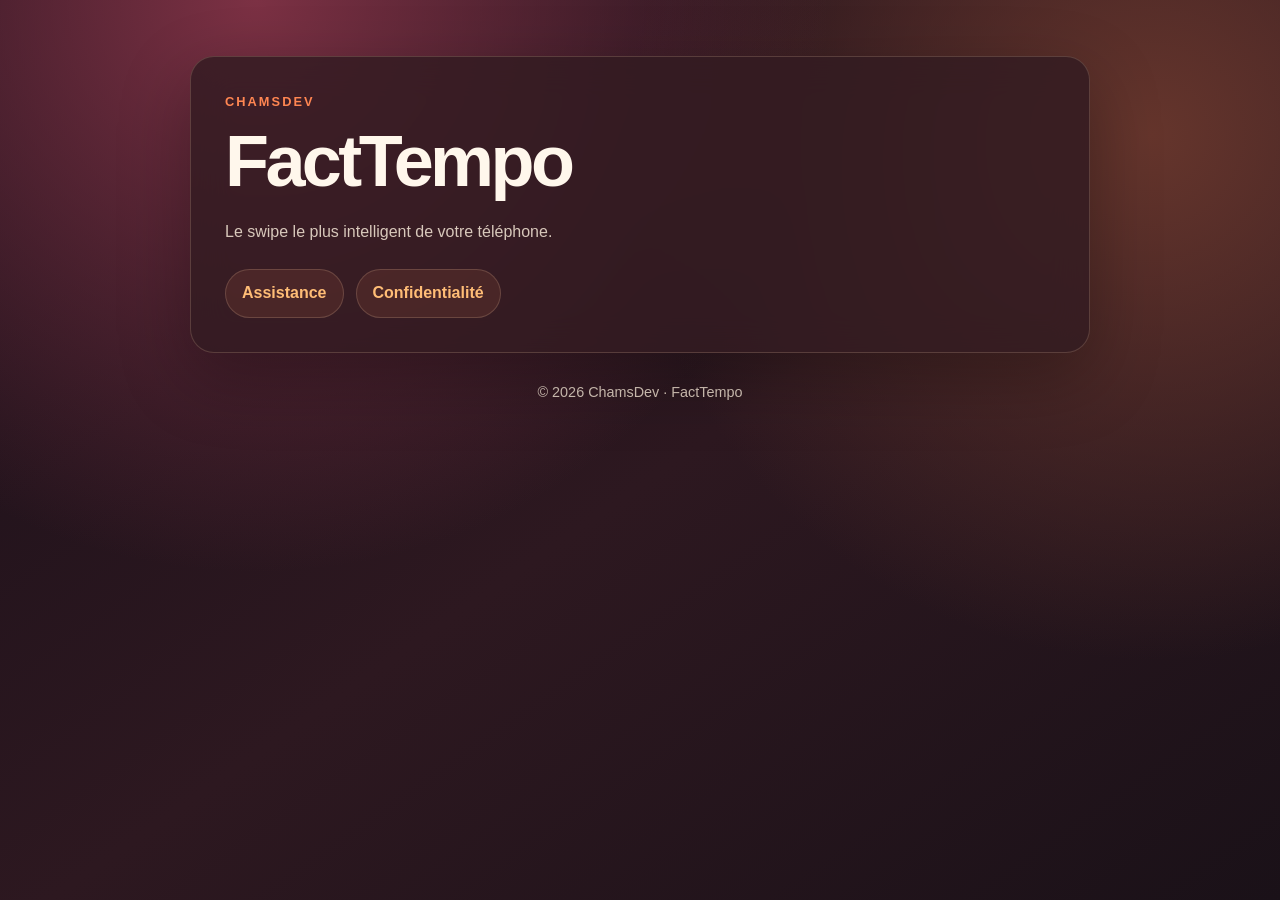
<file: index.html>
<!doctype html>
<html lang="fr">
  <head>
    <meta charset="utf-8">
    <meta name="viewport" content="width=device-width, initial-scale=1">
    <meta name="description" content="Assistance et confidentialité de FactTempo, le jeu de vrai ou faux par swipe.">
    <title>FactTempo — Assistance et confidentialité</title>
    <link rel="stylesheet" href="styles.css">
  </head>
  <body>
    <main>
      <header>
        <div class="eyebrow">ChamsDev</div>
        <h1>FactTempo</h1>
        <p>Le swipe le plus intelligent de votre téléphone.</p>
        <nav class="links" aria-label="Pages FactTempo">
          <a href="support.html">Assistance</a>
          <a href="privacy.html">Confidentialité</a>
        </nav>
      </header>
      <footer>© 2026 ChamsDev · FactTempo</footer>
    </main>
  </body>
</html>
</file>
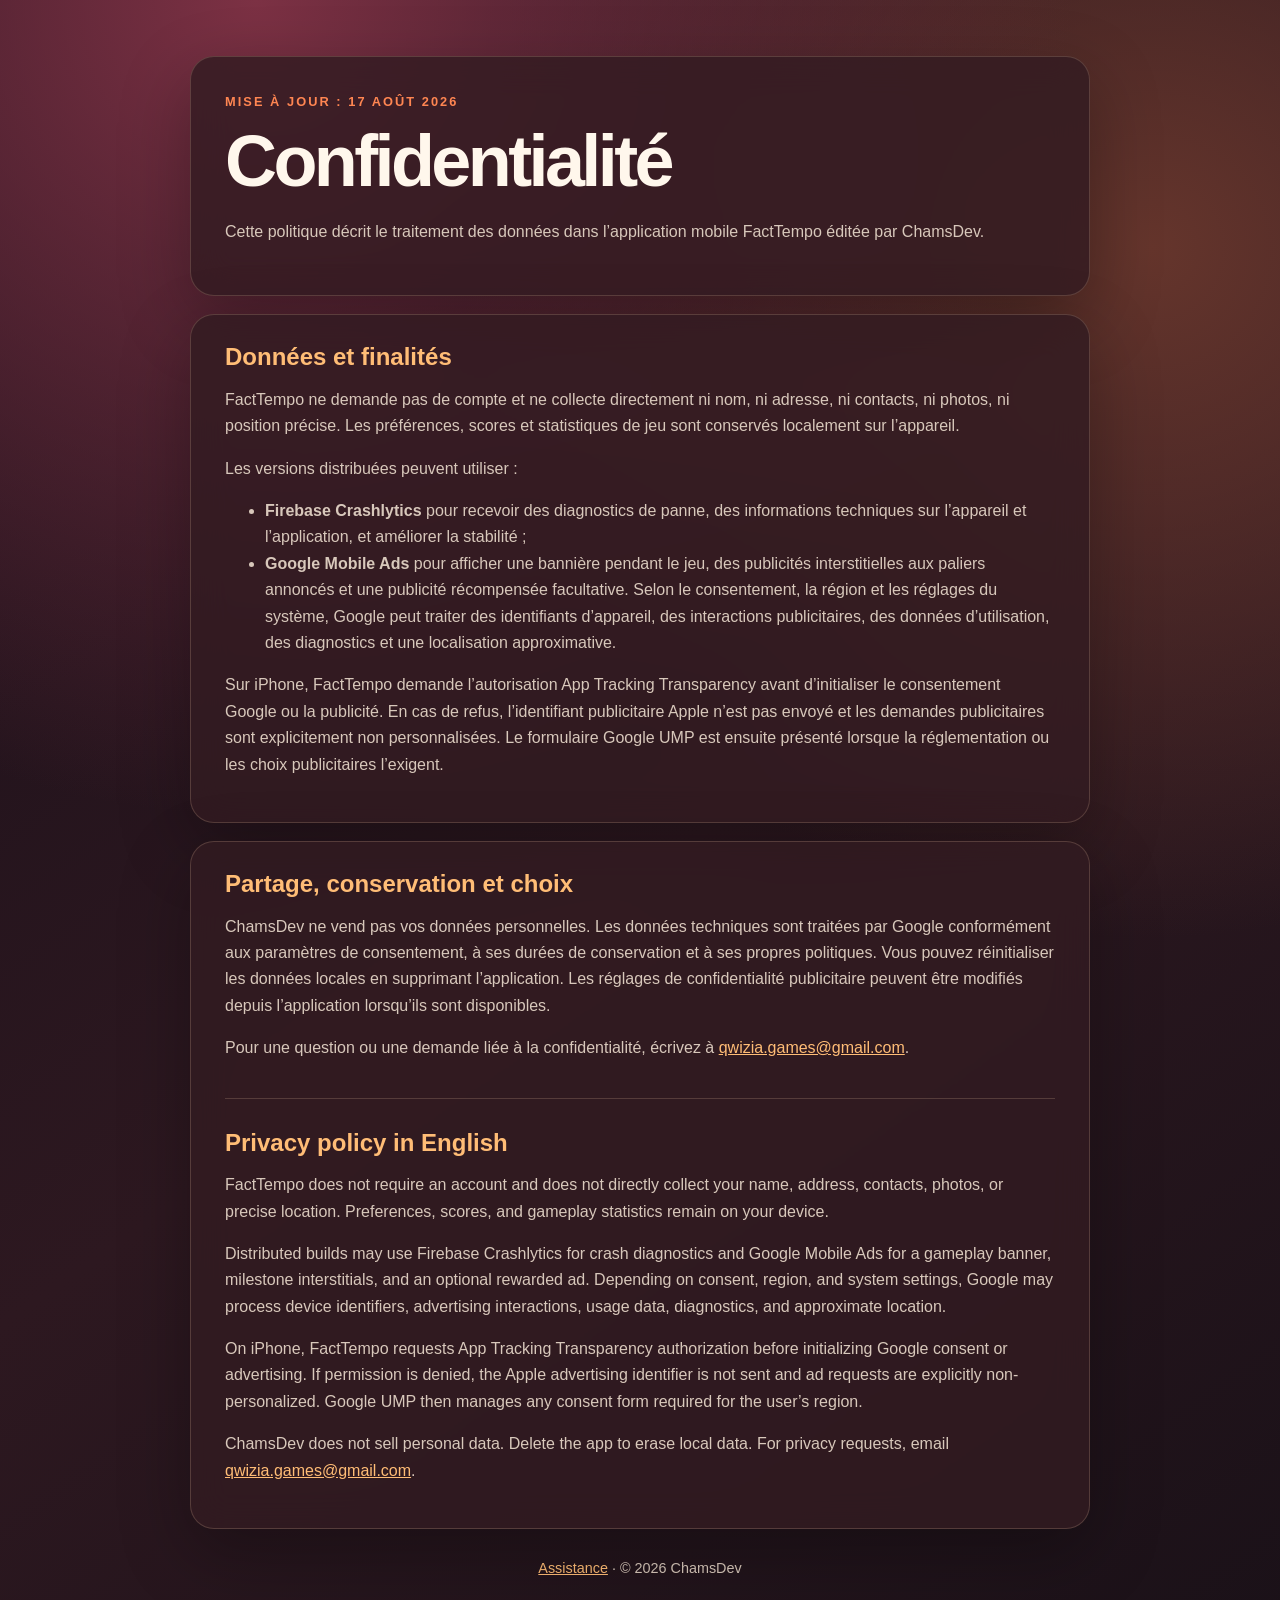
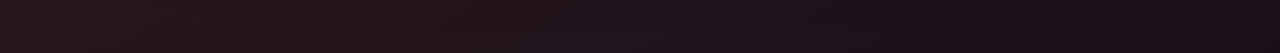
<file: privacy.html>
<!doctype html>
<html lang="fr">
  <head>
    <meta charset="utf-8">
    <meta name="viewport" content="width=device-width, initial-scale=1">
    <meta name="description" content="Politique de confidentialité officielle de FactTempo.">
    <title>Confidentialité FactTempo</title>
    <link rel="stylesheet" href="styles.css">
  </head>
  <body>
    <main>
      <header>
        <div class="eyebrow">Mise à jour : 17 août 2026</div>
        <h1>Confidentialité</h1>
        <p>Cette politique décrit le traitement des données dans l’application mobile FactTempo éditée par ChamsDev.</p>
      </header>

      <section>
        <h2>Données et finalités</h2>
        <p>FactTempo ne demande pas de compte et ne collecte directement ni nom, ni adresse, ni contacts, ni photos, ni position précise. Les préférences, scores et statistiques de jeu sont conservés localement sur l’appareil.</p>
        <p>Les versions distribuées peuvent utiliser :</p>
        <ul>
          <li><strong>Firebase Crashlytics</strong> pour recevoir des diagnostics de panne, des informations techniques sur l’appareil et l’application, et améliorer la stabilité ;</li>
          <li><strong>Google Mobile Ads</strong> pour afficher une bannière pendant le jeu, des publicités interstitielles aux paliers annoncés et une publicité récompensée facultative. Selon le consentement, la région et les réglages du système, Google peut traiter des identifiants d’appareil, des interactions publicitaires, des données d’utilisation, des diagnostics et une localisation approximative.</li>
        </ul>
        <p>Sur iPhone, FactTempo demande l’autorisation App Tracking Transparency avant d’initialiser le consentement Google ou la publicité. En cas de refus, l’identifiant publicitaire Apple n’est pas envoyé et les demandes publicitaires sont explicitement non personnalisées. Le formulaire Google UMP est ensuite présenté lorsque la réglementation ou les choix publicitaires l’exigent.</p>
      </section>

      <section>
        <h2>Partage, conservation et choix</h2>
        <p>ChamsDev ne vend pas vos données personnelles. Les données techniques sont traitées par Google conformément aux paramètres de consentement, à ses durées de conservation et à ses propres politiques. Vous pouvez réinitialiser les données locales en supprimant l’application. Les réglages de confidentialité publicitaire peuvent être modifiés depuis l’application lorsqu’ils sont disponibles.</p>
        <p>Pour une question ou une demande liée à la confidentialité, écrivez à <a href="mailto:qwizia.games@gmail.com?subject=Confidentialit%C3%A9%20FactTempo">qwizia.games@gmail.com</a>.</p>

        <div class="language" lang="en">
          <h2>Privacy policy in English</h2>
          <p>FactTempo does not require an account and does not directly collect your name, address, contacts, photos, or precise location. Preferences, scores, and gameplay statistics remain on your device.</p>
          <p>Distributed builds may use Firebase Crashlytics for crash diagnostics and Google Mobile Ads for a gameplay banner, milestone interstitials, and an optional rewarded ad. Depending on consent, region, and system settings, Google may process device identifiers, advertising interactions, usage data, diagnostics, and approximate location.</p>
          <p>On iPhone, FactTempo requests App Tracking Transparency authorization before initializing Google consent or advertising. If permission is denied, the Apple advertising identifier is not sent and ad requests are explicitly non-personalized. Google UMP then manages any consent form required for the user’s region.</p>
          <p>ChamsDev does not sell personal data. Delete the app to erase local data. For privacy requests, email <a href="mailto:qwizia.games@gmail.com?subject=FactTempo%20Privacy">qwizia.games@gmail.com</a>.</p>
        </div>
      </section>
      <footer><a href="support.html">Assistance</a> · © 2026 ChamsDev</footer>
    </main>
  </body>
</html>
</file>
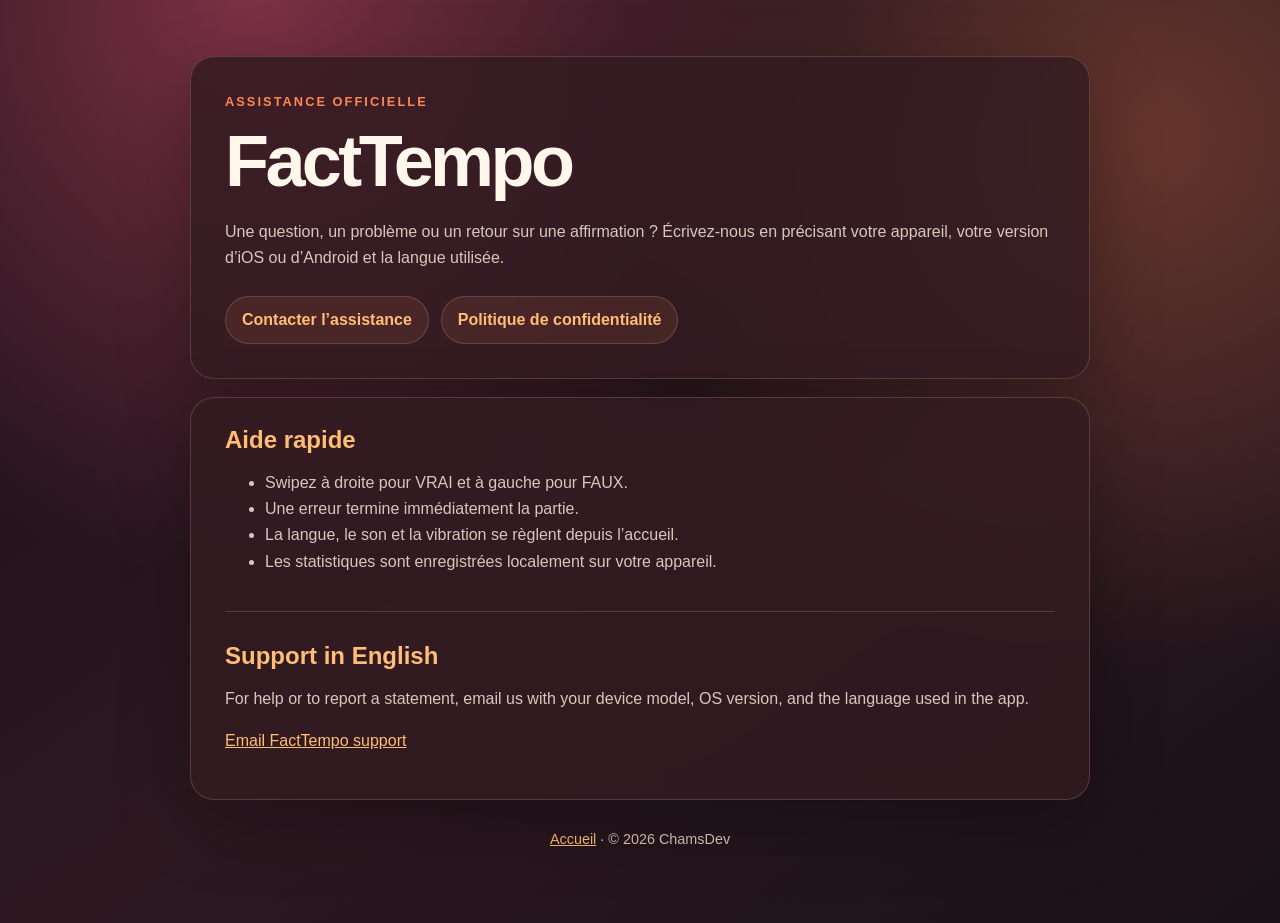
<file: support.html>
<!doctype html>
<html lang="fr">
  <head>
    <meta charset="utf-8">
    <meta name="viewport" content="width=device-width, initial-scale=1">
    <meta name="description" content="Assistance officielle de l’application FactTempo.">
    <title>Assistance FactTempo</title>
    <link rel="stylesheet" href="styles.css">
  </head>
  <body>
    <main>
      <header>
        <div class="eyebrow">Assistance officielle</div>
        <h1>FactTempo</h1>
        <p>Une question, un problème ou un retour sur une affirmation ? Écrivez-nous en précisant votre appareil, votre version d’iOS ou d’Android et la langue utilisée.</p>
        <nav class="links" aria-label="Contact et confidentialité">
          <a href="mailto:qwizia.games@gmail.com?subject=Assistance%20FactTempo">Contacter l’assistance</a>
          <a href="privacy.html">Politique de confidentialité</a>
        </nav>
      </header>

      <section>
        <h2>Aide rapide</h2>
        <ul>
          <li>Swipez à droite pour VRAI et à gauche pour FAUX.</li>
          <li>Une erreur termine immédiatement la partie.</li>
          <li>La langue, le son et la vibration se règlent depuis l’accueil.</li>
          <li>Les statistiques sont enregistrées localement sur votre appareil.</li>
        </ul>

        <div class="language" lang="en">
          <h2>Support in English</h2>
          <p>For help or to report a statement, email us with your device model, OS version, and the language used in the app.</p>
          <p><a href="mailto:qwizia.games@gmail.com?subject=FactTempo%20Support">Email FactTempo support</a></p>
        </div>
      </section>
      <footer><a href="index.html">Accueil</a> · © 2026 ChamsDev</footer>
    </main>
  </body>
</html>
</file>
<file: styles.css>
:root {
  color-scheme: dark;
  font-family: -apple-system, BlinkMacSystemFont, "Segoe UI", sans-serif;
  --ink: #fff7ec;
  --muted: #d8c8bb;
  --accent: #ff8652;
  --accent-soft: #ffbd76;
  --surface: rgba(50, 27, 34, 0.82);
  --line: rgba(255, 216, 176, 0.18);
}

* {
  box-sizing: border-box;
}

body {
  margin: 0;
  min-height: 100vh;
  color: var(--ink);
  background:
    radial-gradient(circle at 20% 0%, #7c3144 0, transparent 42%),
    radial-gradient(circle at 90% 15%, #65352c 0, transparent 38%),
    linear-gradient(145deg, #190f19, #2d1820 52%, #1a1118);
  line-height: 1.65;
}

main {
  width: min(900px, calc(100% - 32px));
  margin: 0 auto;
  padding: 56px 0 72px;
}

header,
section {
  border: 1px solid var(--line);
  border-radius: 24px;
  background: var(--surface);
  box-shadow: 0 24px 70px rgba(0, 0, 0, 0.28);
  backdrop-filter: blur(18px);
}

header {
  padding: 34px;
}

section {
  margin-top: 18px;
  padding: 28px 34px;
}

h1,
h2 {
  line-height: 1.15;
}

h1 {
  margin: 8px 0 12px;
  font-size: clamp(2.25rem, 8vw, 4.5rem);
  letter-spacing: -0.05em;
}

h2 {
  margin: 0 0 12px;
  color: var(--accent-soft);
}

p,
li {
  color: var(--muted);
}

a {
  color: var(--accent-soft);
}

.eyebrow {
  color: var(--accent);
  font-size: 0.8rem;
  font-weight: 800;
  letter-spacing: 0.16em;
  text-transform: uppercase;
}

.links {
  display: flex;
  flex-wrap: wrap;
  gap: 12px;
  margin-top: 24px;
}

.links a {
  display: inline-block;
  border: 1px solid var(--line);
  border-radius: 999px;
  padding: 10px 16px;
  background: rgba(255, 134, 82, 0.1);
  font-weight: 700;
  text-decoration: none;
}

.language {
  margin-top: 36px;
  padding-top: 30px;
  border-top: 1px solid var(--line);
}

footer {
  padding: 28px 6px 0;
  color: var(--muted);
  font-size: 0.9rem;
  text-align: center;
}

@media (max-width: 520px) {
  main {
    padding-top: 20px;
  }

  header,
  section {
    border-radius: 18px;
    padding: 24px;
  }
}
</file>
